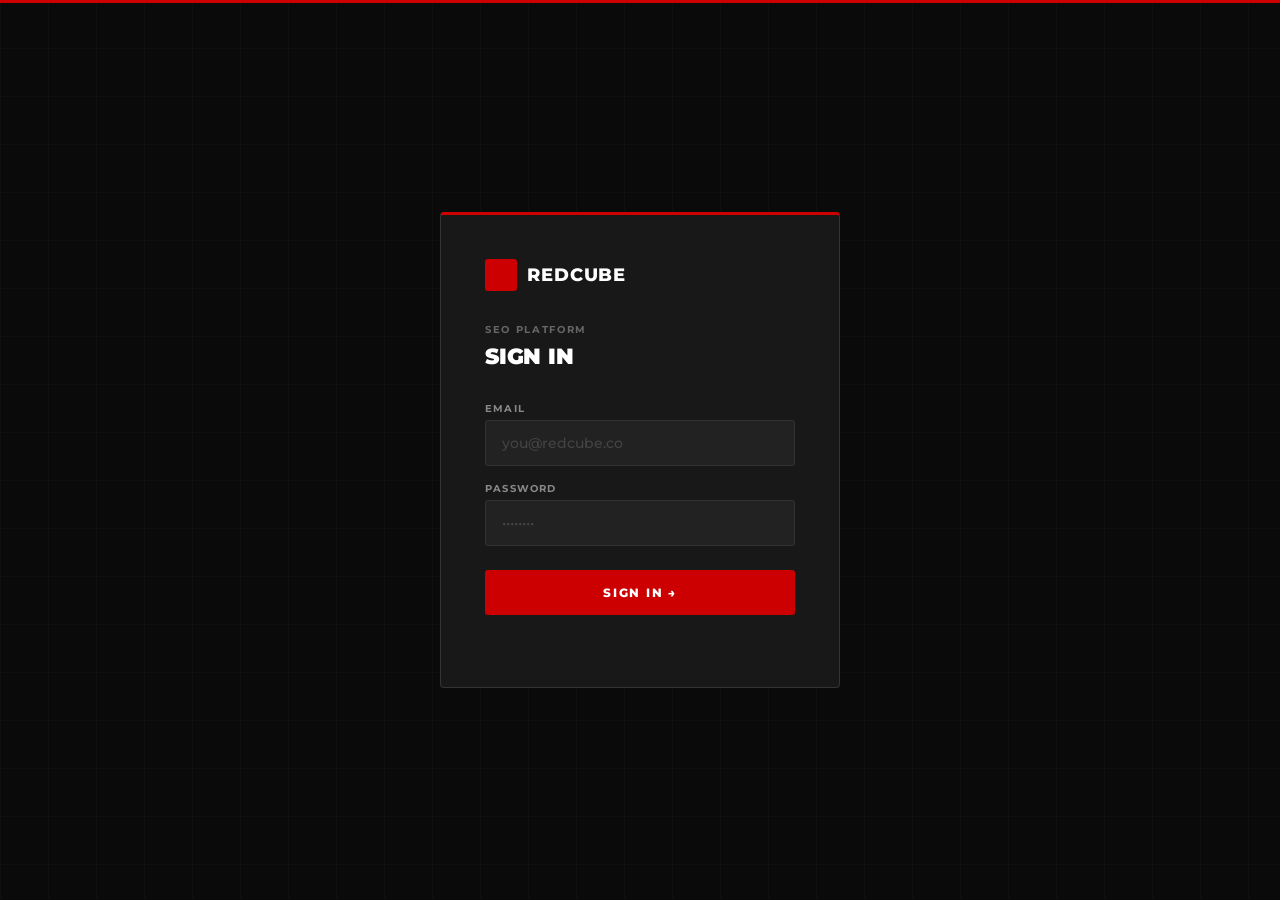
<file: dashboard.html>
<!DOCTYPE html>
<html lang="en">
<head>
<meta charset="UTF-8">
<meta name="viewport" content="width=device-width, initial-scale=1.0">
<title>RedCube SEO Platform</title>
<link rel="preconnect" href="https://fonts.googleapis.com">
<link href="https://fonts.googleapis.com/css2?family=Montserrat:wght@400;500;600;700;800;900&display=swap" rel="stylesheet">
<link rel="stylesheet" href="/dashboard.css">
<script>window.API_BASE = 'https://redcube-seo-backend-production.up.railway.app';</script>
</head>
<body>

<!-- ═══════════ LOGIN ═══════════ -->
<div id="screen-login" class="screen active">
  <div class="login-box">
    <div class="login-logo">
      <div class="login-cube"></div>
      <div class="login-brand">RedCube</div>
    </div>
    <div class="login-title">SEO Platform</div>
    <div class="login-heading">Sign In</div>
    <div class="login-field">
      <label>Email</label>
      <input type="email" id="login-email" placeholder="you@redcube.co" autocomplete="email">
    </div>
    <div class="login-field">
      <label>Password</label>
      <input type="password" id="login-pass" placeholder="••••••••" autocomplete="current-password" onkeydown="if(event.key==='Enter')doLogin()">
    </div>
    <button class="btn-login" onclick="doLogin()">Sign In →</button>
    <div class="login-error" id="login-error"></div>
  </div>
</div>

<!-- ═══════════ APP ═══════════ -->
<div id="screen-app" class="screen">

  <!-- SIDEBAR -->
  <div class="sidebar">
    <div class="sb-header">
      <div class="sb-logo">
        <div class="sb-cube"></div>
        <div class="sb-brand">RedCube</div>
      </div>
      <div class="sb-tagline">SEO Platform</div>
    </div>
    <nav class="sb-nav">
      <div class="sb-section">Main</div>
      <div class="sb-item active" data-panel="overview" onclick="navTo('overview')"><span class="sb-item-icon">▦</span>Overview</div>
      <div class="sb-item" data-panel="sites" onclick="navTo('sites')"><span class="sb-item-icon">◈</span>Sites</div>
      <div class="sb-section">Tools</div>
      <div class="sb-item" data-panel="keywords" onclick="navTo('keywords')"><span class="sb-item-icon">◎</span>Keywords</div>
      <div class="sb-item" data-panel="content" onclick="navTo('content')"><span class="sb-item-icon">◻</span>Content</div>
      <div class="sb-item" data-panel="reports" onclick="navTo('reports')"><span class="sb-item-icon">◈</span>Reports</div>
      <div class="sb-section">Settings</div>
      <div class="sb-item" data-panel="leads" onclick="navTo('leads')"><span class="sb-item-icon">◎</span>Leads</div>
      <div class="sb-item" data-panel="team" onclick="navTo('team')"><span class="sb-item-icon">◉</span>Team</div>
    </nav>
    <div class="sb-footer">
      <div class="sb-user" id="sb-user-label">—</div>
      <button class="sb-logout" onclick="doLogout()">Sign Out</button>
    </div>
  </div>

  <!-- MAIN -->
  <div class="main">
    <div class="topbar">
      <div class="topbar-title" id="topbar-title">Overview</div>
      <div class="topbar-right" id="topbar-actions"></div>
    </div>

    <div class="content">

      <!-- OVERVIEW PANEL -->
      <div class="panel active" id="panel-overview">
        <div class="stats-row" id="stats-row">
          <div class="stat-card"><div class="stat-label">Managed Sites</div><div class="stat-val" id="stat-sites">—</div><div class="stat-sub">Active</div></div>
          <div class="stat-card"><div class="stat-label">Avg SEO Score</div><div class="stat-val" id="stat-score">—</div><div class="stat-sub">Across all sites</div></div>
          <div class="stat-card"><div class="stat-label">Open Tasks</div><div class="stat-val" id="stat-tasks">—</div><div class="stat-sub">Checklist items</div></div>
          <div class="stat-card"><div class="stat-label">Keywords Tracked</div><div class="stat-val" id="stat-kw">—</div><div class="stat-sub">Total</div></div>
          <div class="stat-card"><div class="stat-label">Content Drafts</div><div class="stat-val" id="stat-drafts">—</div><div class="stat-sub">In progress</div></div>
        </div>
        <div class="section-header">
          <div class="section-title">All Managed Sites</div>
          <button class="btn-primary" onclick="openAddSite()">+ Add Site</button>
        </div>
        <div style="background:var(--b1);border:1px solid var(--b3);border-radius:3px;overflow:hidden">
          <table class="sites-table"><thead><tr>
            <th>Site</th><th>Platform</th><th>Grade</th><th>Pages</th><th>Open Tasks</th><th>Last Audit</th><th>Actions</th>
          </tr></thead>
          <tbody id="overview-sites-tbody"></tbody></table>
        </div>
      </div>

      <!-- SITES PANEL -->
      <div class="panel" id="panel-sites">
        <div id="sites-list-view">
          <div class="section-header">
            <div class="section-title">Managed Sites</div>
            <button class="btn-primary" onclick="openAddSite()">+ Add Site</button>
          </div>
          <div style="background:var(--b1);border:1px solid var(--b3);border-radius:3px;overflow:hidden">
            <table class="sites-table"><thead><tr>
              <th>Site</th><th>Platform</th><th>Grade</th><th>Pages Crawled</th><th>Last Audit</th><th>Actions</th>
            </tr></thead>
            <tbody id="sites-tbody"></tbody></table>
          </div>
        </div>

        <!-- SITE DETAIL VIEW -->
        <div id="site-detail-view" style="display:none">
          <div style="margin-bottom:1rem">
            <button class="btn-secondary" onclick="showSitesList()">← Back to Sites</button>
          </div>
          <div class="site-detail-header">
            <div class="sdh-left">
              <h2 id="sdh-name">—</h2>
              <p id="sdh-url">—</p>
              <div class="sdh-meta">
                <div class="sdh-meta-item">Platform<span id="sdh-platform">—</span></div>
                <div class="sdh-meta-item">Pages Crawled<span id="sdh-pages">—</span></div>
                <div class="sdh-meta-item">Last Audit<span id="sdh-last-audit">—</span></div>
                <div class="sdh-meta-item">Status<span id="sdh-status">—</span></div>
                <div class="sdh-meta-item">GSC<span id="sdh-gsc-status" style="color:var(--g2)">Not connected</span></div>
                <div class="sdh-meta-item">Max Pages
                  <span style="display:flex;align-items:center;gap:.4rem;margin-top:2px">
                    <input type="number" id="sdh-max-pages" min="10" max="500" value="100"
                      style="width:64px;background:var(--b3);border:1px solid var(--b4);border-radius:2px;padding:.2rem .4rem;font-family:'Montserrat',sans-serif;font-size:.72rem;font-weight:700;color:var(--white);outline:none"
                      onchange="saveMaxPages(this.value)">
                  </span>
                </div>
              </div>
            </div>
            <div class="sdh-grade">
              <div class="sdh-grade-letter" id="sdh-grade">—</div>
              <div class="sdh-grade-score" id="sdh-grade-score">— / 100</div>
            </div>
            <div style="display:flex;flex-direction:column;gap:.5rem">
              <button class="btn-primary" id="btn-run-audit" onclick="runFullAudit()">▶ Run Audit</button>
              <button class="btn-secondary" onclick="generateClientReport()">↗ Client Report</button>
              <button class="btn-secondary" id="btn-gsc-connect" onclick="connectGSC()">⚡ Connect GSC</button>
              <button class="btn-secondary" id="btn-gsc-sync" onclick="syncGSC()" style="display:none">↻ Sync GSC</button>
            </div>
          </div>

          <!-- CRAWL PROGRESS (hidden until audit runs) -->
          <div id="audit-progress-wrap" style="display:none;background:var(--b1);border:1px solid var(--b3);border-radius:3px;padding:1.25rem;margin-bottom:1.5rem">
            <div class="crawl-progress-label">Crawling site...</div>
            <div class="crawl-bar"><div class="crawl-fill" id="crawl-fill"></div></div>
            <div class="crawl-msg" id="crawl-msg">Starting...</div>
          </div>

          <div class="tabs">
            <div class="tab active" data-tab="pages" onclick="switchTab('pages')">Pages</div>
            <div class="tab" data-tab="checklist" onclick="switchTab('checklist')">Checklist</div>
            <div class="tab" data-tab="keywords-site" onclick="switchTab('keywords-site')">Keywords</div>
            <div class="tab" data-tab="content-site" onclick="switchTab('content-site')">Content</div>
          </div>

          <div class="tab-panel active" id="tab-pages">

            <!-- Pages list view -->
            <div id="pages-list-view">
              <div style="display:flex;align-items:center;gap:.75rem;margin-bottom:1rem;flex-wrap:wrap">
                <select class="filter-select" id="page-type-filter" onchange="filterPages()">
                  <option value="">All Types</option>
                  <option value="page">Pages</option>
                  <option value="post">Blog Posts</option>
                  <option value="landing">Landing Pages</option>
                </select>
                <select class="filter-select" id="page-score-filter" onchange="filterPages()">
                  <option value="">All Scores</option>
                  <option value="poor">Needs Work (&lt;60)</option>
                  <option value="ok">Okay (60–79)</option>
                  <option value="good">Good (80+)</option>
                </select>
              </div>
              <div class="pages-list" id="pages-list"></div>
            </div>

            <!-- Page detail view -->
            <div id="page-detail-view" style="display:none">
              <div style="margin-bottom:1rem">
                <button class="btn-secondary" onclick="closePageDetail()">← Back to Pages</button>
              </div>
              <div class="page-detail active" id="page-detail-card">

                <div class="pd-header">
                  <div style="flex:1;min-width:0">
                    <div class="pd-url" id="pd-url">—</div>
                    <div class="pd-title" id="pd-title">—</div>
                    <div style="display:flex;gap:.5rem;margin-top:.6rem;flex-wrap:wrap" id="pd-badges"></div>
                  </div>
                  <div>
                    <div class="pd-score-big" id="pd-score">—</div>
                    <div class="pd-score-label">SEO Score</div>
                  </div>
                </div>

                <div class="pd-body">

                  <!-- Metrics grid -->
                  <div class="pd-section-title">Page Metrics</div>
                  <div class="pd-grid" id="pd-metrics-grid"></div>

                  <!-- Issues -->
                  <div class="pd-section-title" id="pd-issues-title">Issues Found</div>
                  <div class="pd-issues" id="pd-issues-list"></div>

                  <!-- Checklist items for this page -->
                  <div class="pd-section-title" id="pd-checklist-title">Checklist Items for This Page</div>
                  <div class="pd-checklist" id="pd-checklist-list"></div>

                  <!-- Core Web Vitals / PageSpeed -->
                  <div style="display:flex;align-items:center;justify-content:space-between;margin-top:1.5rem">
                    <div></div>
                    <button class="btn-secondary" id="btn-refresh-psi" onclick="refreshPageSpeed()">↻ Refresh PageSpeed</button>
                  </div>
                  <div id="pd-psi"></div>

                </div>
              </div>
            </div>

          </div>

          <div class="tab-panel" id="tab-checklist">
            <div style="display:flex;align-items:center;justify-content:space-between;margin-bottom:1rem;flex-wrap:wrap;gap:.5rem">
              <div style="font-size:.65rem;font-weight:700;letter-spacing:.1em;text-transform:uppercase;color:var(--g3)" id="checklist-progress-label">— items remaining</div>
              <div style="display:flex;gap:.5rem;flex-wrap:wrap">
                <button class="btn-secondary" onclick="clearCompletedTasks()" style="color:var(--crimson);border-color:var(--crimson)">✕ Clear Completed</button>
                <select class="filter-select" id="checklist-filter" onchange="filterChecklist()">
                  <option value="">All Items</option>
                  <option value="pending">Pending Only</option>
                  <option value="done">Completed</option>
                  <option value="high">High Priority</option>
                  <option value="ignored">Ignored</option>
                </select>
              </div>
            </div>
            <div class="checklist" id="checklist-container"></div>
          </div>

          <div class="tab-panel" id="tab-keywords-site">
            <div class="kw-add-row">
              <input class="kw-input" id="kw-input-new" placeholder="keyword one, keyword two, keyword three..." onkeydown="if(event.key==='Enter')addKeyword()">
              <select class="filter-select" id="kw-group-assign" style="min-width:160px">
                <option value="">No group</option>
              </select>
              <select class="filter-select" id="kw-page-assign" style="min-width:220px">
                <option value="">Assign to page (optional)</option>
              </select>
              <button class="btn-primary" onclick="addKeyword()">+ Add</button>
            </div>
            <div style="display:flex;align-items:center;gap:.75rem;margin-bottom:1.5rem;flex-wrap:wrap">
              <input class="kw-input" id="kw-new-group-name" placeholder="New group name..." style="max-width:220px">
              <button class="btn-secondary" onclick="addKeywordGroup()">+ Create Group</button>
              <div id="kw-groups-list" style="display:flex;gap:.5rem;flex-wrap:wrap"></div>
            </div>
            <div style="background:var(--b1);border:1px solid var(--b3);border-radius:3px;overflow:hidden">
              <table class="keyword-table"><thead><tr>
                <th>Keyword</th><th>Page</th><th>Position</th><th>Change</th><th>Volume</th><th>Difficulty</th><th>Actions</th>
              </tr></thead>
              <tbody id="keywords-tbody"></tbody>
            </table></div>
          </div>

          <div class="tab-panel" id="tab-content-site">
            <div style="margin-bottom:1rem;display:flex;gap:.75rem">
              <button class="btn-primary" onclick="newContent('post')">+ Blog Post</button>
              <button class="btn-primary" onclick="newContent('landing')">+ Landing Page</button>
            </div>
            <div class="content-grid" id="site-content-grid"></div>
          </div>
        </div>
      </div>

      <!-- KEYWORDS PANEL -->
      <div class="panel" id="panel-keywords">
        <div class="section-header">
          <div class="section-title">Keyword Tracking</div>
          <div style="display:flex;gap:.5rem">
            <select class="filter-select" id="kw-site-filter" onchange="loadKeywordsPanel()">
              <option value="">All Sites</option>
            </select>
          </div>
        </div>
        <div style="background:var(--b1);border:1px solid var(--b3);border-radius:3px;overflow:hidden">
          <table class="keyword-table"><thead><tr>
            <th>Keyword</th><th>Site</th><th>Page</th><th>Position</th><th>Change</th><th>Last Updated</th>
          </tr></thead>
          <tbody id="all-keywords-tbody"></tbody>
        </table></div>
      </div>

      <!-- CONTENT PANEL -->
      <div class="panel" id="panel-content">
        <div id="content-list-view">
          <div class="section-header">
            <div class="section-title">Content</div>
            <div style="display:flex;gap:.5rem">
              <select class="filter-select" id="content-site-filter" onchange="loadContentPanel()">
                <option value="">All Sites</option>
              </select>
              <button class="btn-primary" onclick="newContent('post')">+ Blog Post</button>
              <button class="btn-primary" onclick="newContent('landing')">+ Landing Page</button>
            </div>
          </div>
          <div class="content-grid" id="all-content-grid"></div>
        </div>

        <!-- CONTENT EDITOR -->
        <div id="content-editor-view" style="display:none">
          <div style="margin-bottom:1rem;display:flex;align-items:center;justify-content:space-between">
            <button class="btn-secondary" onclick="closeEditor()">← Back to Content</button>
            <div style="display:flex;gap:.5rem">
              <button class="btn-secondary" onclick="saveContent('draft')">Save Draft</button>
              <button class="btn-primary" onclick="saveContent('review')">Mark for Review →</button>
            </div>
          </div>
          <div class="editor-wrap">
            <div class="editor-toolbar">
              <span style="font-size:.6rem;font-weight:700;letter-spacing:.1em;text-transform:uppercase;color:var(--g3)">Type:</span>
              <select class="filter-select" id="editor-type">
                <option value="post">Blog Post</option>
                <option value="landing">Landing Page</option>
              </select>
              <span style="font-size:.6rem;font-weight:700;letter-spacing:.1em;text-transform:uppercase;color:var(--g3);margin-left:.5rem">Site:</span>
              <select class="filter-select" id="editor-site"></select>
              <span style="font-size:.6rem;font-weight:700;letter-spacing:.1em;text-transform:uppercase;color:var(--g3);margin-left:.5rem">Status:</span>
              <select class="filter-select" id="editor-status">
                <option value="draft">Draft</option>
                <option value="review">In Review</option>
                <option value="published">Published</option>
              </select>
            </div>
            <div class="editor-field">
              <label>Title / H1</label>
              <input class="editor-input" id="editor-title" placeholder="Enter post or page title..." oninput="scoreContent()">
              <label>Target Keyword</label>
              <input class="editor-input" id="editor-keyword" placeholder="Primary keyword this content targets..." oninput="scoreContent()">
              <label>Meta Description</label>
              <input class="editor-input" id="editor-meta" placeholder="150–160 character summary for search results..." oninput="scoreContent()">
              <label>Content</label>
              <textarea class="editor-textarea" id="editor-body" placeholder="Write your content here. Use ## for H2 headings, ### for H3..." oninput="scoreContent()"></textarea>
            </div>
            <div class="editor-seo">
              <div>
                <div style="font-size:.6rem;font-weight:700;letter-spacing:.12em;text-transform:uppercase;color:var(--g3);margin-bottom:.75rem">SEO Score</div>
                <div id="seo-checks"></div>
              </div>
              <div>
                <div style="font-size:.6rem;font-weight:700;letter-spacing:.12em;text-transform:uppercase;color:var(--g3);margin-bottom:.75rem">Readability</div>
                <div id="readability-checks"></div>
              </div>
            </div>
          </div>
          <input type="hidden" id="editor-draft-id" value="">
        </div>
      </div>

      <!-- REPORTS PANEL -->
      <div class="panel" id="panel-reports">
        <div class="section-header">
          <div class="section-title">Client Reports</div>
          <select class="filter-select" id="report-site-filter" onchange="loadReports()">
            <option value="">All Sites</option>
          </select>
        </div>
        <div id="reports-container"></div>
      </div>

      <!-- LEADS PANEL -->
      <div class="panel" id="panel-leads">
        <div class="section-title">Leads</div>
        <div id="leads-container"></div>
      </div>

      <!-- TEAM PANEL -->
      <div class="panel" id="panel-team">
        <div class="section-header">
          <div class="section-title">Team Members</div>
          <button class="btn-primary" onclick="openInviteModal()">+ Invite Member</button>
        </div>
        <div style="background:var(--b1);border:1px solid var(--b3);border-radius:3px;overflow:hidden">
          <table class="sites-table"><thead><tr>
            <th>Name</th><th>Email</th><th>Role</th><th>Last Login</th><th>Actions</th>
          </tr></thead>
          <tbody id="team-tbody"></tbody>
        </table></div>
      </div>

    </div><!-- /content -->
  </div><!-- /main -->
</div><!-- /screen-app -->

<!-- ADD SITE MODAL -->
<div class="modal-overlay hidden" id="modal-add-site">
  <div class="modal">
    <div class="modal-title">Add New Site</div>
    <div class="modal-sub">Add a client site to start managing their SEO.</div>
    <div class="modal-field"><label>Client / Site Name</label><input id="ms-name" placeholder="Acme Roofing"></div>
    <div class="modal-field"><label>Website URL</label><input id="ms-url" placeholder="https://acmeroofing.com"></div>
    <div class="modal-field"><label>Platform</label>
      <select id="ms-platform">
        <option value="">Select platform...</option>
        <option>WordPress</option><option>Webflow</option><option>Squarespace</option>
        <option>Wix</option><option>Shopify</option><option>Framer</option>
        <option>Custom / HTML</option><option>Other</option>
      </select>
    </div>
    <div class="modal-field"><label>Client Contact Email (optional)</label><input id="ms-email" placeholder="client@acmeroofing.com"></div>
    <div class="modal-field"><label>Notes (optional)</label><input id="ms-notes" placeholder="Industry, target location, goals..."></div>
    <div class="modal-actions">
      <button class="btn-secondary" onclick="closeModal('modal-add-site')">Cancel</button>
      <button class="btn-primary" onclick="addSite()">Add Site →</button>
    </div>
  </div>
</div>

<!-- INVITE TEAM MODAL -->
<div class="modal-overlay hidden" id="modal-invite">
  <div class="modal">
    <div class="modal-title">Invite Team Member</div>
    <div class="modal-sub">They'll receive an email to set their password.</div>
    <div class="modal-field"><label>Name</label><input id="invite-name" placeholder="Jane Smith"></div>
    <div class="modal-field"><label>Email</label><input id="invite-email" placeholder="jane@redcube.co"></div>
    <div class="modal-field"><label>Role</label>
      <select id="invite-role">
        <option value="admin">Admin (full access)</option>
        <option value="editor">Editor (content + checklists)</option>
        <option value="viewer">Viewer (read-only)</option>
      </select>
    </div>
    <div class="modal-actions">
      <button class="btn-secondary" onclick="closeModal('modal-invite')">Cancel</button>
      <button class="btn-primary" onclick="inviteMember()">Send Invite →</button>
    </div>
  </div>
</div>

<div class="toast" id="toast"></div>


<!-- Entry point — imports all modules and boots the app -->
<script type="module">
  import { boot, doLogin, doLogout } from '/js/auth.js';
  import '/js/sites.js';
  import '/js/pages.js';
  import '/js/checklist.js';
  import '/js/keywords.js';
  import '/js/gsc.js';
  import '/js/content.js';
  import '/js/reports.js';
  import '/js/team.js';
  import '/js/leads.js';

  // Expose auth functions for inline onclick handlers in HTML
  window.doLogin  = doLogin;
  window.doLogout = doLogout;

  // Boot the app
  boot();
</script>
</html>
</file>
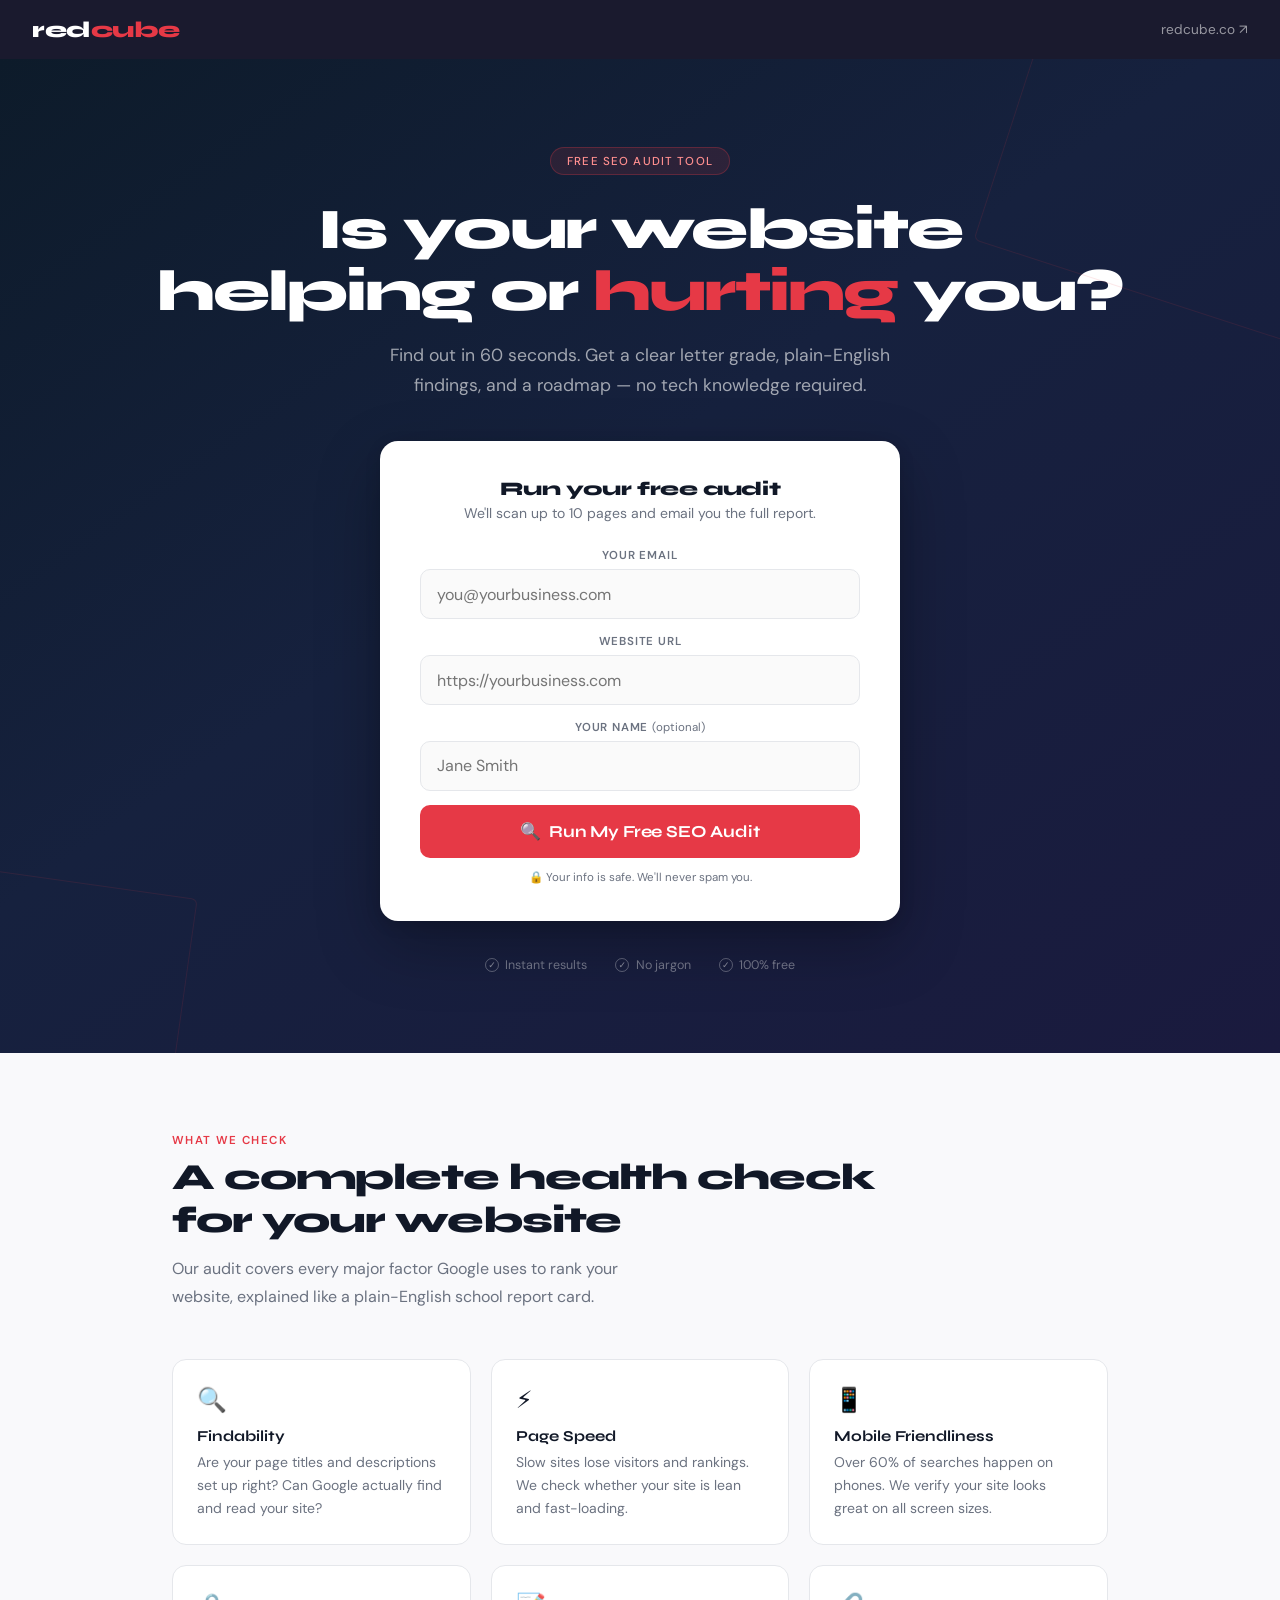
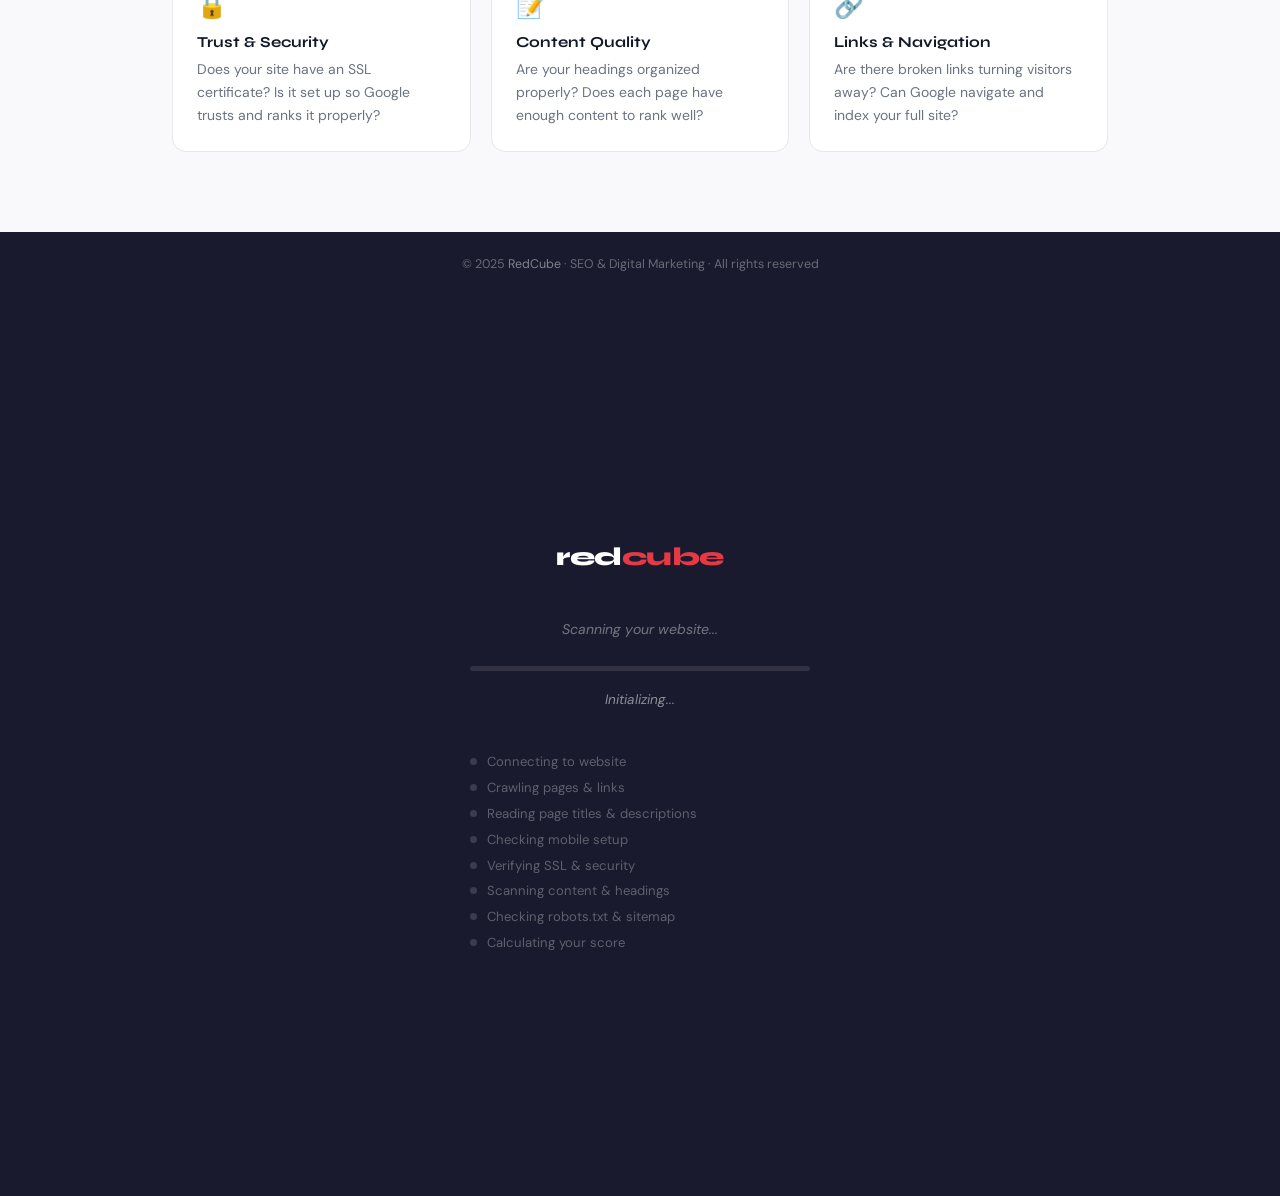
<file: seo-audit-app.html>
<!DOCTYPE html>
<html lang="en">
<head>
<meta charset="UTF-8">
<meta name="viewport" content="width=device-width, initial-scale=1.0">
<title>Free SEO Audit — RedCube</title>
<meta name="description" content="Get a free, plain-English SEO audit of your website in under 60 seconds. No jargon — just a clear grade and exactly what to fix.">
<link rel="preconnect" href="https://fonts.googleapis.com">
<link href="https://fonts.googleapis.com/css2?family=DM+Sans:ital,opsz,wght@0,9..40,300;0,9..40,400;0,9..40,500;0,9..40,600;1,9..40,400&family=Syne:wght@700;800&display=swap" rel="stylesheet">

<!-- IMPORTANT: Replace this with your Railway/Render backend URL before deploying -->
<script>
  window.API_BASE = 'https://redcube-seo-backend-production.up.railway.app';
</script>

<style>
/* ══════════════════════════════════════
   TOKENS
══════════════════════════════════════ */
:root {
  --red:        #E63946;
  --red-dark:   #c1121f;
  --cube:       #1a1a2e;
  --cube-mid:   #16213e;
  --text:       #111827;
  --muted:      #6b7280;
  --border:     #e5e7eb;
  --surface:    #f9f9fb;
  --white:      #ffffff;
  --green:      #16a34a;
  --amber:      #d97706;
  --orange:     #ea580c;
  --crimson:    #dc2626;
}

* { box-sizing: border-box; margin: 0; padding: 0; }

body {
  font-family: 'DM Sans', system-ui, sans-serif;
  background: var(--surface);
  color: var(--text);
  min-height: 100vh;
  -webkit-font-smoothing: antialiased;
}

/* ══════════════════════════════════════
   SHARED NAV
══════════════════════════════════════ */
.nav {
  background: var(--cube);
  padding: 1rem 2rem;
  display: flex;
  align-items: center;
  justify-content: space-between;
}
.logo {
  font-family: 'Syne', sans-serif;
  font-weight: 800;
  font-size: 1.4rem;
  color: var(--white);
  letter-spacing: -0.02em;
  text-decoration: none;
}
.logo span { color: var(--red); }
.nav-link {
  color: rgba(255,255,255,0.55);
  font-size: 0.85rem;
  text-decoration: none;
  transition: color .2s;
}
.nav-link:hover { color: rgba(255,255,255,0.85); }

/* ══════════════════════════════════════
   SCREEN MANAGEMENT
══════════════════════════════════════ */
.screen { display: none; }
.screen.active { display: block; }

/* ══════════════════════════════════════
   LANDING — HERO
══════════════════════════════════════ */
.hero {
  background: linear-gradient(145deg, #0d1b2a 0%, var(--cube-mid) 45%, #1a1a3e 100%);
  padding: 5.5rem 2rem 5rem;
  text-align: center;
  position: relative;
  overflow: hidden;
}
.hero::before, .hero::after {
  content: '';
  position: absolute;
  border: 1.5px solid rgba(230,57,70,.12);
  border-radius: 6px;
}
.hero::before { width: 340px; height: 340px; top: -100px; right: -80px; transform: rotate(18deg); }
.hero::after  { width: 240px; height: 240px; bottom: -70px; left: -60px; transform: rotate(8deg); }

.hero-badge {
  display: inline-block;
  background: rgba(230,57,70,.12);
  border: 1px solid rgba(230,57,70,.28);
  color: #ff8f8f;
  font-size: .72rem;
  font-weight: 500;
  letter-spacing: .1em;
  text-transform: uppercase;
  padding: .35rem 1rem;
  border-radius: 100px;
  margin-bottom: 1.5rem;
}
.hero h1 {
  font-family: 'Syne', sans-serif;
  font-weight: 800;
  font-size: clamp(2.1rem, 5.5vw, 3.6rem);
  color: var(--white);
  line-height: 1.08;
  letter-spacing: -.035em;
  margin-bottom: 1.1rem;
}
.hero h1 em { font-style: normal; color: var(--red); }
.hero-sub {
  color: rgba(255,255,255,.6);
  font-size: 1.1rem;
  max-width: 500px;
  margin: 0 auto 2.5rem;
  line-height: 1.7;
}

/* ══════════════════════════════════════
   FORM CARD
══════════════════════════════════════ */
.form-card {
  background: var(--white);
  border-radius: 18px;
  padding: 2.25rem 2.5rem;
  max-width: 520px;
  margin: 0 auto;
  box-shadow: 0 24px 64px rgba(0,0,0,.28), 0 4px 16px rgba(0,0,0,.12);
  position: relative;
  z-index: 1;
}
.form-card-title {
  font-family: 'Syne', sans-serif;
  font-size: 1.2rem;
  font-weight: 800;
  margin-bottom: .25rem;
  letter-spacing: -.02em;
}
.form-card-sub { font-size: .875rem; color: var(--muted); margin-bottom: 1.6rem; }

.field { margin-bottom: .9rem; }
label {
  display: block;
  font-size: .72rem;
  font-weight: 600;
  color: var(--muted);
  text-transform: uppercase;
  letter-spacing: .07em;
  margin-bottom: .4rem;
}
input[type="email"], input[type="text"], input[type="url"] {
  width: 100%;
  padding: .85rem 1rem;
  border: 1.5px solid var(--border);
  border-radius: 10px;
  font-family: 'DM Sans', sans-serif;
  font-size: 1rem;
  color: var(--text);
  background: #fafafa;
  transition: border-color .2s, background .2s;
}
input:focus { outline: none; border-color: var(--red); background: var(--white); }

.btn-primary {
  width: 100%;
  padding: 1rem;
  background: var(--red);
  color: var(--white);
  border: none;
  border-radius: 10px;
  font-family: 'Syne', sans-serif;
  font-size: 1.05rem;
  font-weight: 700;
  cursor: pointer;
  letter-spacing: -.01em;
  margin-top: .4rem;
  transition: background .2s, transform .1s;
  display: flex;
  align-items: center;
  justify-content: center;
  gap: .5rem;
}
.btn-primary:hover { background: var(--red-dark); }
.btn-primary:active { transform: scale(.985); }
.btn-primary:disabled { opacity: .55; cursor: not-allowed; transform: none; }
.form-note { text-align: center; font-size: .72rem; color: var(--muted); margin-top: .75rem; }

/* trust pills */
.trust-row {
  display: flex;
  justify-content: center;
  gap: 1.75rem;
  flex-wrap: wrap;
  padding: 2.25rem 1rem 0;
}
.trust-pill {
  display: flex;
  align-items: center;
  gap: .4rem;
  font-size: .78rem;
  color: rgba(255,255,255,.4);
}
.check-icon {
  width: 14px; height: 14px;
  border: 1.5px solid rgba(255,255,255,.3);
  border-radius: 50%;
  display: flex; align-items: center; justify-content: center;
  flex-shrink: 0;
  font-size: 9px; color: rgba(255,255,255,.5);
}

/* ══════════════════════════════════════
   WHAT WE CHECK SECTION
══════════════════════════════════════ */
.section { padding: 5rem 2rem; max-width: 1000px; margin: 0 auto; }
.section-eyebrow {
  font-size: .72rem;
  font-weight: 600;
  letter-spacing: .12em;
  text-transform: uppercase;
  color: var(--red);
  margin-bottom: .5rem;
}
.section-title {
  font-family: 'Syne', sans-serif;
  font-size: clamp(1.7rem, 3vw, 2.3rem);
  font-weight: 800;
  letter-spacing: -.03em;
  margin-bottom: .85rem;
  line-height: 1.15;
}
.section-desc { color: var(--muted); font-size: 1rem; max-width: 500px; line-height: 1.75; margin-bottom: 3rem; }

.check-grid {
  display: grid;
  grid-template-columns: repeat(auto-fit, minmax(260px, 1fr));
  gap: 1.25rem;
}
.check-card {
  background: var(--white);
  border: 1.5px solid var(--border);
  border-radius: 14px;
  padding: 1.5rem;
  transition: border-color .2s, box-shadow .2s;
}
.check-card:hover {
  border-color: rgba(230,57,70,.35);
  box-shadow: 0 4px 24px rgba(230,57,70,.07);
}
.check-card-icon { font-size: 1.5rem; margin-bottom: .75rem; }
.check-card h3 { font-family: 'Syne', sans-serif; font-size: .95rem; font-weight: 700; margin-bottom: .4rem; }
.check-card p { font-size: .875rem; color: var(--muted); line-height: 1.65; }

/* footer */
.footer {
  background: var(--cube);
  color: rgba(255,255,255,.35);
  text-align: center;
  padding: 1.5rem;
  font-size: .78rem;
}
.footer a { color: rgba(255,255,255,.45); text-decoration: none; }

/* ══════════════════════════════════════
   LOADING SCREEN
══════════════════════════════════════ */
#screen-loading {
  min-height: 100vh;
  background: var(--cube);
  display: flex;
  flex-direction: column;
  align-items: center;
  justify-content: center;
  text-align: center;
  padding: 3rem 2rem;
}
.loading-logo {
  font-family: 'Syne', sans-serif;
  font-weight: 800;
  font-size: 1.6rem;
  color: var(--white);
  margin-bottom: 3rem;
  letter-spacing: -.02em;
}
.loading-logo span { color: var(--red); }
.loading-scanning-url {
  font-size: .875rem;
  color: rgba(255,255,255,.4);
  margin-bottom: 1.75rem;
  font-style: italic;
  max-width: 400px;
}
.progress-track {
  width: 340px;
  max-width: 85vw;
  height: 5px;
  background: rgba(255,255,255,.1);
  border-radius: 100px;
  overflow: hidden;
  margin-bottom: 1.25rem;
}
.progress-fill {
  height: 100%;
  background: var(--red);
  border-radius: 100px;
  width: 0%;
  transition: width .5s cubic-bezier(.4,0,.2,1);
}
.loading-step {
  font-size: .85rem;
  color: rgba(255,255,255,.5);
  min-height: 1.4rem;
  font-style: italic;
  margin-bottom: 2.5rem;
}
.loading-checks {
  display: flex;
  flex-direction: column;
  gap: .55rem;
  width: 340px;
  max-width: 85vw;
  text-align: left;
}
.lcheck {
  display: flex;
  align-items: center;
  gap: .65rem;
  font-size: .82rem;
  color: rgba(255,255,255,.3);
  transition: color .4s;
}
.lcheck.done { color: rgba(255,255,255,.8); }
.lcheck-dot {
  width: 7px; height: 7px;
  border-radius: 50%;
  background: rgba(255,255,255,.15);
  flex-shrink: 0;
  transition: background .4s;
}
.lcheck.done .lcheck-dot { background: var(--red); }

/* ══════════════════════════════════════
   RESULTS SCREEN
══════════════════════════════════════ */
.results-hero {
  background: linear-gradient(145deg, #0d1b2a 0%, var(--cube-mid) 60%, #1a1a3e 100%);
  padding: 3.5rem 2rem 4.5rem;
  text-align: center;
}
.results-domain-label {
  font-size: .75rem;
  font-weight: 500;
  color: rgba(255,255,255,.4);
  text-transform: uppercase;
  letter-spacing: .1em;
  margin-bottom: 1.5rem;
}
.grade-card {
  display: inline-flex;
  flex-direction: column;
  align-items: center;
  background: rgba(255,255,255,.05);
  border: 2px solid rgba(255,255,255,.1);
  border-radius: 20px;
  padding: 2rem 3.5rem;
  margin-bottom: 1.5rem;
}
.grade-letter {
  font-family: 'Syne', sans-serif;
  font-weight: 800;
  font-size: 5.5rem;
  line-height: 1;
  margin-bottom: .25rem;
}
.grade-pts {
  font-size: 1rem;
  color: rgba(255,255,255,.5);
}
.grade-pages-scanned {
  font-size: .8rem;
  color: rgba(255,255,255,.35);
  margin-top: .35rem;
}
.results-summary {
  color: rgba(255,255,255,.6);
  max-width: 480px;
  margin: 0 auto;
  font-size: 1rem;
  line-height: 1.75;
}

.results-body {
  max-width: 820px;
  margin: 0 auto;
  padding: 2.5rem 1.5rem 5rem;
}
.results-section-title {
  font-family: 'Syne', sans-serif;
  font-size: 1rem;
  font-weight: 700;
  letter-spacing: -.01em;
  color: var(--muted);
  text-transform: uppercase;
  font-size: .72rem;
  letter-spacing: .1em;
  margin-bottom: 1.1rem;
}

.cat-card {
  background: var(--white);
  border: 1.5px solid var(--border);
  border-radius: 14px;
  padding: 1.5rem;
  margin-bottom: 1rem;
}
.cat-header {
  display: flex;
  align-items: center;
  justify-content: space-between;
  margin-bottom: 1.1rem;
}
.cat-left { display: flex; align-items: center; gap: .75rem; }
.cat-icon { font-size: 1.2rem; }
.cat-name { font-family: 'Syne', sans-serif; font-weight: 700; font-size: .95rem; }
.cat-badge {
  font-size: .65rem;
  font-weight: 600;
  text-transform: uppercase;
  letter-spacing: .06em;
  padding: .2rem .65rem;
  border-radius: 100px;
}
.badge-great    { background: #dcfce7; color: #15803d; }
.badge-good     { background: #d1fae5; color: #065f46; }
.badge-okay     { background: #fef3c7; color: #92400e; }
.badge-needs    { background: #ffedd5; color: #9a3412; }
.badge-poor     { background: #fee2e2; color: #991b1b; }

.cat-score-num {
  font-family: 'Syne', sans-serif;
  font-weight: 800;
  font-size: 1.2rem;
}
.bar-track {
  background: #f3f4f6;
  border-radius: 100px;
  height: 7px;
  overflow: hidden;
  margin-bottom: 1.25rem;
}
.bar-fill {
  height: 100%;
  border-radius: 100px;
  width: 0;
  transition: width 1.1s cubic-bezier(.4,0,.2,1);
}

.findings { list-style: none; }
.finding {
  display: flex;
  gap: .75rem;
  padding: .65rem 0;
  border-top: 1px solid #f3f4f6;
  font-size: .88rem;
  line-height: 1.6;
  align-items: flex-start;
  color: #374151;
}
.finding-ico { flex-shrink: 0; margin-top: .05rem; }

/* CTA Box */
.cta-box {
  background: linear-gradient(145deg, var(--cube) 0%, #1a1a3e 100%);
  border-radius: 18px;
  padding: 2.75rem;
  text-align: center;
  color: var(--white);
  margin-top: 2rem;
}
.cta-box h3 {
  font-family: 'Syne', sans-serif;
  font-size: 1.7rem;
  font-weight: 800;
  letter-spacing: -.025em;
  margin-bottom: .75rem;
  line-height: 1.2;
}
.cta-box h3 em { font-style: normal; color: var(--red); }
.cta-box p {
  color: rgba(255,255,255,.6);
  max-width: 420px;
  margin: 0 auto 2rem;
  font-size: .95rem;
  line-height: 1.75;
}
.btn-cta {
  display: inline-block;
  background: var(--red);
  color: var(--white);
  padding: 1rem 2.25rem;
  border-radius: 10px;
  font-family: 'Syne', sans-serif;
  font-weight: 700;
  font-size: 1rem;
  text-decoration: none;
  letter-spacing: -.01em;
  transition: background .2s, transform .1s;
}
.btn-cta:hover { background: var(--red-dark); }
.btn-cta:active { transform: scale(.98); }
.cta-footnote { color: rgba(255,255,255,.3); font-size: .72rem; margin-top: 1rem; }

/* pages list */
.pages-scanned-list {
  margin-top: 2rem;
  padding: 1.5rem;
  background: var(--white);
  border: 1.5px solid var(--border);
  border-radius: 14px;
}
.pages-scanned-list h4 {
  font-family: 'Syne', sans-serif;
  font-weight: 700;
  font-size: .85rem;
  color: var(--muted);
  text-transform: uppercase;
  letter-spacing: .08em;
  margin-bottom: .85rem;
}
.pages-scanned-list ul { list-style: none; }
.pages-scanned-list li {
  font-size: .8rem;
  color: var(--muted);
  padding: .35rem 0;
  border-top: 1px solid #f3f4f6;
  overflow: hidden;
  text-overflow: ellipsis;
  white-space: nowrap;
}
.pages-scanned-list li::before { content: '↳ '; color: var(--red); }

/* toast */
.toast {
  position: fixed;
  bottom: 2rem;
  right: 2rem;
  background: #111;
  color: #fff;
  padding: 1rem 1.5rem;
  border-radius: 12px;
  font-size: .9rem;
  max-width: 320px;
  line-height: 1.5;
  z-index: 999;
  opacity: 0;
  transform: translateY(8px);
  transition: opacity .3s, transform .3s;
  pointer-events: none;
}
.toast.show { opacity: 1; transform: translateY(0); }

/* ══════════════════════════════════════
   RESPONSIVE
══════════════════════════════════════ */
@media (max-width: 640px) {
  .hero { padding: 3.5rem 1.25rem 3rem; }
  .form-card { padding: 1.75rem 1.5rem; }
  .results-body { padding: 1.5rem 1rem 4rem; }
  .grade-card { padding: 1.5rem 2.25rem; }
  .grade-letter { font-size: 4.5rem; }
  .cta-box { padding: 2rem 1.5rem; }
  .cta-box h3 { font-size: 1.4rem; }
}
</style>
</head>
<body>

<!-- ═══════════════ LANDING ═══════════════ -->
<div id="screen-landing" class="screen active">
  <nav class="nav">
    <a href="/" class="logo">red<span>cube</span></a>
    <a class="nav-link" href="https://redcube.co" target="_blank">redcube.co ↗</a>
  </nav>

  <div class="hero">
    <div class="hero-badge">Free SEO Audit Tool</div>
    <h1>Is your website<br>helping or <em>hurting</em> you?</h1>
    <p class="hero-sub">Find out in 60 seconds. Get a clear letter grade, plain-English findings, and a roadmap — no tech knowledge required.</p>

    <div class="form-card">
      <div class="form-card-title">Run your free audit</div>
      <p class="form-card-sub">We'll scan up to 10 pages and email you the full report.</p>

      <div class="field">
        <label>Your Email</label>
        <input type="email" id="inp-email" placeholder="you@yourbusiness.com" autocomplete="email">
      </div>
      <div class="field">
        <label>Website URL</label>
        <input type="url" id="inp-url" placeholder="https://yourbusiness.com" autocomplete="url">
      </div>
      <div class="field">
        <label>Your Name <span style="font-weight:400;text-transform:none;letter-spacing:0">(optional)</span></label>
        <input type="text" id="inp-name" placeholder="Jane Smith" autocomplete="name">
      </div>

      <button class="btn-primary" id="btn-start" onclick="startAudit()">
        <span>🔍</span> Run My Free SEO Audit
      </button>
      <p class="form-note">🔒 Your info is safe. We'll never spam you.</p>
    </div>

    <div class="trust-row">
      <div class="trust-pill"><div class="check-icon">✓</div>Instant results</div>
      <div class="trust-pill"><div class="check-icon">✓</div>No jargon</div>
      <div class="trust-pill"><div class="check-icon">✓</div>100% free</div>
    </div>
  </div>

  <div class="section">
    <div class="section-eyebrow">What we check</div>
    <h2 class="section-title">A complete health check<br>for your website</h2>
    <p class="section-desc">Our audit covers every major factor Google uses to rank your website, explained like a plain-English school report card.</p>
    <div class="check-grid">
      <div class="check-card">
        <div class="check-card-icon">🔍</div>
        <h3>Findability</h3>
        <p>Are your page titles and descriptions set up right? Can Google actually find and read your site?</p>
      </div>
      <div class="check-card">
        <div class="check-card-icon">⚡</div>
        <h3>Page Speed</h3>
        <p>Slow sites lose visitors and rankings. We check whether your site is lean and fast-loading.</p>
      </div>
      <div class="check-card">
        <div class="check-card-icon">📱</div>
        <h3>Mobile Friendliness</h3>
        <p>Over 60% of searches happen on phones. We verify your site looks great on all screen sizes.</p>
      </div>
      <div class="check-card">
        <div class="check-card-icon">🔒</div>
        <h3>Trust & Security</h3>
        <p>Does your site have an SSL certificate? Is it set up so Google trusts and ranks it properly?</p>
      </div>
      <div class="check-card">
        <div class="check-card-icon">📝</div>
        <h3>Content Quality</h3>
        <p>Are your headings organized properly? Does each page have enough content to rank well?</p>
      </div>
      <div class="check-card">
        <div class="check-card-icon">🔗</div>
        <h3>Links & Navigation</h3>
        <p>Are there broken links turning visitors away? Can Google navigate and index your full site?</p>
      </div>
    </div>
  </div>

  <footer class="footer">
    <p>© 2025 <a href="https://redcube.co">RedCube</a> · SEO & Digital Marketing · All rights reserved</p>
  </footer>
</div>

<!-- ═══════════════ LOADING ═══════════════ -->
<div id="screen-loading" class="screen">
  <div id="loading-inner">
    <div class="loading-logo">red<span>cube</span></div>
    <div class="loading-scanning-url" id="loading-url-text">Scanning your website...</div>
    <div class="progress-track">
      <div class="progress-fill" id="progress-fill"></div>
    </div>
    <div class="loading-step" id="loading-step">Initializing...</div>
    <div class="loading-checks" id="loading-checks">
      <div class="lcheck" id="lchk-0"><div class="lcheck-dot"></div>Connecting to website</div>
      <div class="lcheck" id="lchk-1"><div class="lcheck-dot"></div>Crawling pages &amp; links</div>
      <div class="lcheck" id="lchk-2"><div class="lcheck-dot"></div>Reading page titles &amp; descriptions</div>
      <div class="lcheck" id="lchk-3"><div class="lcheck-dot"></div>Checking mobile setup</div>
      <div class="lcheck" id="lchk-4"><div class="lcheck-dot"></div>Verifying SSL &amp; security</div>
      <div class="lcheck" id="lchk-5"><div class="lcheck-dot"></div>Scanning content &amp; headings</div>
      <div class="lcheck" id="lchk-6"><div class="lcheck-dot"></div>Checking robots.txt &amp; sitemap</div>
      <div class="lcheck" id="lchk-7"><div class="lcheck-dot"></div>Calculating your score</div>
    </div>
  </div>
</div>

<!-- ═══════════════ RESULTS ═══════════════ -->
<div id="screen-results" class="screen">
  <nav class="nav">
    <a href="/" class="logo" onclick="resetToLanding(); return false;">red<span>cube</span></a>
    <a class="nav-link" href="https://redcube.co" target="_blank">redcube.co ↗</a>
  </nav>

  <div class="results-hero">
    <div class="results-domain-label" id="res-domain">SEO Audit Report</div>
    <div class="grade-card">
      <div class="grade-letter" id="res-grade">—</div>
      <div class="grade-pts" id="res-score">— / 100</div>
      <div class="grade-pages-scanned" id="res-pages"></div>
    </div>
    <p class="results-summary" id="res-summary"></p>
  </div>

  <div class="results-body">
    <div id="res-categories"></div>
    <div id="res-pages-list"></div>

    <div class="cta-box">
      <h3>Ready to turn your grade into an <em>A?</em></h3>
      <p>RedCube helps local businesses get found on Google and turn website visitors into real customers. Let's look at your results together — free, no pressure.</p>
      <a class="btn-cta" href="https://redcube.co/contact" target="_blank">Schedule a Free 15-Min Call →</a>
      <div class="cta-footnote">No commitment · Spots are limited</div>
    </div>
  </div>

  <footer class="footer">
    <p>Report generated by <a href="https://redcube.co">RedCube</a> · © 2025 All rights reserved</p>
  </footer>
</div>

<!-- toast -->
<div class="toast" id="toast"></div>

<script>
// ══════════════════════════════════════
//  UTILITIES
// ══════════════════════════════════════
function showToast(msg, dur = 4000) {
  const t = document.getElementById('toast');
  t.textContent = msg;
  t.classList.add('show');
  setTimeout(() => t.classList.remove('show'), dur);
}

function showScreen(id) {
  document.querySelectorAll('.screen').forEach(s => s.classList.remove('active'));
  document.getElementById(id).classList.add('active');
  window.scrollTo(0, 0);
}

function gradeColor(grade) {
  return { 'A+': '#15803d','A':'#16a34a','B+':'#4f8a10','B':'#65a30d',
           'C+':'#d97706','C':'#ea580c','D':'#dc2626','F':'#991b1b' }[grade] || '#6b7280';
}
function barColor(score) {
  return score >= 85 ? '#16a34a' : score >= 70 ? '#65a30d' : score >= 55 ? '#d97706' : score >= 40 ? '#ea580c' : '#dc2626';
}
function badgeClass(status) {
  return { 'Great':'badge-great','Good':'badge-good','Okay':'badge-okay','Needs Work':'badge-needs','Poor':'badge-poor' }[status] || 'badge-okay';
}
function findingIcon(type) {
  return type === 'pass' ? '✅' : type === 'warn' ? '⚠️' : '❌';
}

// ══════════════════════════════════════
//  START AUDIT
// ══════════════════════════════════════
async function startAudit() {
  const email = document.getElementById('inp-email').value.trim();
  let   url   = document.getElementById('inp-url').value.trim();
  const name  = document.getElementById('inp-name').value.trim();

  if (!email || !/^[^\s@]+@[^\s@]+\.[^\s@]+$/.test(email)) {
    showToast('Please enter a valid email address.'); return;
  }
  if (!url) { showToast('Please enter your website URL.'); return; }
  if (!/^https?:\/\//.test(url)) url = 'https://' + url;

  const btn = document.getElementById('btn-start');
  btn.disabled = true;
  btn.innerHTML = '<span>⏳</span> Starting audit...';

  document.getElementById('loading-url-text').textContent = 'Scanning: ' + url;
  showScreen('screen-loading');

  // Animate loading UI
  const steps = [
    { pct:  8, msg: 'Connecting to your website...', chk: 0 },
    { pct: 20, msg: 'Crawling pages and following links...', chk: 1 },
    { pct: 34, msg: 'Reading page titles and meta descriptions...', chk: 2 },
    { pct: 48, msg: 'Checking mobile and viewport settings...', chk: 3 },
    { pct: 60, msg: 'Verifying SSL certificate and security...', chk: 4 },
    { pct: 72, msg: 'Analyzing content and headings...', chk: 5 },
    { pct: 84, msg: 'Checking robots.txt and sitemap...', chk: 6 },
    { pct: 94, msg: 'Calculating your score...', chk: 7 },
  ];

  let si = 0;
  const tick = setInterval(() => {
    if (si < steps.length) {
      const s = steps[si++];
      document.getElementById('progress-fill').style.width = s.pct + '%';
      document.getElementById('loading-step').textContent = s.msg;
      document.getElementById('lchk-' + s.chk).classList.add('done');
    }
  }, 1800);

  try {
    const apiBase = window.API_BASE || '';
    const res = await fetch(apiBase + '/api/audit', {
      method: 'POST',
      headers: { 'Content-Type': 'application/json' },
      body: JSON.stringify({ email, url, name })
    });

    clearInterval(tick);
    for (let i = 0; i < 8; i++) document.getElementById('lchk-' + i).classList.add('done');
    document.getElementById('progress-fill').style.width = '100%';
    document.getElementById('loading-step').textContent = 'Audit complete!';

    if (!res.ok) {
      const err = await res.json().catch(() => ({}));
      throw new Error(err.error || 'Server error');
    }

    const data = await res.json();

    if (data.resultsUrl) {
      // Redirect to the permanent results URL
      setTimeout(() => { window.location.href = data.resultsUrl; }, 600);
    } else {
      throw new Error('No results URL returned');
    }

  } catch (err) {
    clearInterval(tick);
    console.error(err);
    showToast('Something went wrong: ' + err.message + '. Please try again.');
    showScreen('screen-landing');
    btn.disabled = false;
    btn.innerHTML = '<span>🔍</span> Run My Free SEO Audit';
  }
}

// ══════════════════════════════════════
//  LOAD RESULTS BY REPORT ID
//  Called when URL is /results/:id
// ══════════════════════════════════════
async function loadReport(reportId) {
  showScreen('screen-loading');
  document.getElementById('loading-url-text').textContent = 'Loading your report...';
  document.getElementById('progress-fill').style.width = '60%';
  document.getElementById('loading-step').textContent = 'Fetching saved report...';

  try {
    const apiBase = window.API_BASE || '';
    const res  = await fetch(apiBase + '/api/report/' + reportId);
    if (!res.ok) throw new Error('Report not found');
    const data = await res.json();
    document.getElementById('progress-fill').style.width = '100%';
    setTimeout(() => renderResults(data.report_data), 400);
  } catch (err) {
    showToast('Could not load report: ' + err.message);
    showScreen('screen-landing');
  }
}

// ══════════════════════════════════════
//  RENDER RESULTS
// ══════════════════════════════════════
function renderResults(d) {
  // Grade hero
  const gc = gradeColor(d.grade);
  document.getElementById('res-grade').textContent  = d.grade;
  document.getElementById('res-grade').style.color  = gc;
  document.getElementById('res-score').textContent  = d.overallScore + ' / 100';
  document.getElementById('res-domain').textContent = 'SEO Audit: ' + (d.domain || d.url || '');
  document.getElementById('res-pages').textContent  = d.pagesScanned + ' pages scanned';
  document.getElementById('res-summary').textContent = d.gradeSummary;

  // Categories
  const catContainer = document.getElementById('res-categories');
  catContainer.innerHTML = '';
  (d.categories || []).forEach(cat => {
    const bc = barColor(cat.score);
    const findings = (cat.findings || []).map(f =>
      `<li class="finding"><span class="finding-ico">${findingIcon(f.type)}</span><span>${f.text}</span></li>`
    ).join('');

    const div = document.createElement('div');
    div.className = 'cat-card';
    div.innerHTML = `
      <div class="cat-header">
        <div class="cat-left">
          <span class="cat-icon">${cat.icon}</span>
          <span class="cat-name">${cat.name}</span>
          <span class="cat-badge ${badgeClass(cat.status)}">${cat.status}</span>
        </div>
        <span class="cat-score-num" style="color:${bc}">${cat.score}/100</span>
      </div>
      <div class="bar-track">
        <div class="bar-fill" style="width:0;background:${bc}" data-target="${cat.score}"></div>
      </div>
      <ul class="findings">${findings}</ul>
    `;
    catContainer.appendChild(div);
  });

  // Animate score bars after a tick
  setTimeout(() => {
    document.querySelectorAll('.bar-fill[data-target]').forEach(b => {
      b.style.width = b.dataset.target + '%';
    });
  }, 150);

  // Pages scanned list
  const pagesList = document.getElementById('res-pages-list');
  if (d.pageUrls && d.pageUrls.length > 0) {
    pagesList.innerHTML = `
      <div class="pages-scanned-list">
        <h4>Pages scanned (${d.pageUrls.length})</h4>
        <ul>${d.pageUrls.map(u => `<li title="${u}">${u}</li>`).join('')}</ul>
      </div>`;
  }

  showScreen('screen-results');
}

function resetToLanding() {
  history.pushState({}, '', '/');
  showScreen('screen-landing');
}

// ══════════════════════════════════════
//  ROUTER — handle /results/:id URLs
// ══════════════════════════════════════
(function init() {
  const path = window.location.pathname;
  const match = path.match(/\/results\/([a-f0-9-]{36})/i);
  if (match) {
    loadReport(match[1]);
  } else {
    showScreen('screen-landing');
  }
})();
</script>
</body>
</html>
</file>
<file: dashboard.css>
:root {
  --red:     #CC0000;
  --red-h:   #aa0000;
  --red-dim: rgba(204,0,0,0.12);
  --black:   #0a0a0a;
  --b1:      #111111;
  --b2:      #181818;
  --b3:      #222222;
  --b4:      #2a2a2a;
  --b5:      #333333;
  --g1:      #444444;
  --g2:      #666666;
  --g3:      #888888;
  --g4:      #aaaaaa;
  --g5:      #cccccc;
  --white:   #ffffff;
  --green:   #22c55e;
  --amber:   #f59e0b;
  --orange:  #f97316;
  --crimson: #ef4444;
  --blue:    #3b82f6;
  --sidebar: 220px;
}
*{box-sizing:border-box;margin:0;padding:0}
*:focus{outline:none}
button,input,select,textarea{font-family:inherit}
html,body{height:100%;font-family:'Montserrat',sans-serif;background:var(--black);color:var(--white);-webkit-font-smoothing:antialiased}

/* ── SCREENS ── */
.screen{display:none}
.screen.active{display:flex;flex-direction:column;height:100vh}

/* ══════════════════ LOGIN ══════════════════ */
#screen-login{align-items:center;justify-content:center;background:var(--black);position:relative;overflow:hidden}
#screen-login::before{
  content:'';position:absolute;inset:0;
  background-image:linear-gradient(rgba(255,255,255,.018) 1px,transparent 1px),linear-gradient(90deg,rgba(255,255,255,.018) 1px,transparent 1px);
  background-size:48px 48px;
}
#screen-login::after{content:'';position:absolute;top:0;left:0;right:0;height:3px;background:var(--red)}
.login-box{
  background:var(--b2);border:1px solid var(--b5);border-top:3px solid var(--red);
  border-radius:4px;padding:2.75rem;width:100%;max-width:400px;position:relative;z-index:1;
}
.login-logo{display:flex;align-items:center;gap:10px;margin-bottom:2rem}
.login-cube{width:32px;height:32px;background:var(--red);border-radius:3px;flex-shrink:0}
.login-brand{font-size:1.1rem;font-weight:800;letter-spacing:.05em;text-transform:uppercase}
.login-title{font-size:.65rem;font-weight:700;letter-spacing:.16em;text-transform:uppercase;color:var(--g2);margin-bottom:.4rem}
.login-heading{font-size:1.4rem;font-weight:900;text-transform:uppercase;letter-spacing:-.01em;margin-bottom:2rem}
.login-field{margin-bottom:1rem}
.login-field label{display:block;font-size:.62rem;font-weight:700;letter-spacing:.12em;text-transform:uppercase;color:var(--g3);margin-bottom:.4rem}
.login-field input{
  width:100%;background:var(--b3);border:1px solid var(--b5);border-radius:3px;
  padding:.8rem 1rem;font-family:'Montserrat',sans-serif;font-size:.9rem;font-weight:500;
  color:var(--white);outline:none;transition:border-color .2s;
}
.login-field input::placeholder{color:var(--g1)}
.login-field input:focus{border-color:var(--red)}
.btn-login{
  width:100%;background:var(--red);color:var(--white);border:none;border-radius:3px;
  padding:.95rem;font-family:'Montserrat',sans-serif;font-size:.75rem;font-weight:800;
  letter-spacing:.14em;text-transform:uppercase;cursor:pointer;margin-top:.5rem;
  transition:background .2s;
}
.btn-login:hover{background:var(--red-h)}
.login-error{font-size:.72rem;font-weight:600;color:var(--crimson);margin-top:.75rem;text-align:center;min-height:1rem}

/* ══════════════════ APP SHELL ══════════════════ */
#screen-app{flex-direction:row}
.sidebar{
  width:var(--sidebar);flex-shrink:0;background:var(--b1);border-right:1px solid var(--b3);border-top:3px solid var(--red);
  display:flex;flex-direction:column;height:100vh;position:sticky;top:0;overflow-y:auto;z-index:100;
}
.sb-header{padding:1.25rem 1rem 1rem;border-bottom:1px solid var(--b3)}
.sb-logo{display:flex;align-items:center;gap:8px}
.sb-cube{width:24px;height:24px;background:var(--red);border-radius:2px;flex-shrink:0}
.sb-brand{font-size:.85rem;font-weight:800;letter-spacing:.05em;text-transform:uppercase}
.sb-tagline{font-size:.58rem;font-weight:600;letter-spacing:.1em;text-transform:uppercase;color:var(--g2);margin-top:2px;padding-left:32px}
.sb-nav{flex:1;padding:.75rem 0}
.sb-section{font-size:.55rem;font-weight:700;letter-spacing:.16em;text-transform:uppercase;color:var(--g1);padding:.5rem 1rem .3rem;margin-top:.5rem}
.sb-item{
  display:flex;align-items:center;gap:.6rem;padding:.6rem 1rem;
  font-size:.72rem;font-weight:600;letter-spacing:.04em;text-transform:uppercase;
  color:var(--g3);cursor:pointer;transition:color .15s,background .15s;
  outline:none;user-select:none;position:relative;
}
.sb-item:hover{color:var(--white);background:var(--b2)}
.sb-item.active{color:var(--white);background:var(--b2)}
.sb-item.active::before{content:'';position:absolute;left:0;top:0;bottom:0;width:2px;background:var(--red)}
.sb-item-icon{font-size:14px;width:16px;text-align:center;flex-shrink:0}
.sb-footer{padding:.75rem 1rem;border-top:1px solid var(--b3)}
.sb-user{font-size:.65rem;font-weight:600;letter-spacing:.06em;color:var(--g3);margin-bottom:.5rem;text-transform:uppercase}
.sb-logout{
  width:100%;background:transparent;border:1px solid var(--b4);border-radius:2px;
  padding:.5rem;font-family:'Montserrat',sans-serif;font-size:.6rem;font-weight:700;
  letter-spacing:.1em;text-transform:uppercase;color:var(--g2);cursor:pointer;transition:all .2s;
}
.sb-logout:hover{border-color:var(--red);color:var(--red)}

/* ── MAIN ── */
.main{flex:1;overflow-y:auto;background:var(--black);display:flex;flex-direction:column}
.topbar{
  background:var(--b1);border-bottom:1px solid var(--b3);padding:.85rem 2rem;
  display:flex;align-items:center;justify-content:space-between;flex-shrink:0;position:sticky;top:0;z-index:50;
}
.topbar-title{font-size:.8rem;font-weight:800;letter-spacing:.1em;text-transform:uppercase}
.topbar-right{display:flex;align-items:center;gap:1rem}
.btn-primary{
  background:var(--red);color:var(--white);border:none;border-radius:3px;
  padding:.55rem 1.1rem;font-family:'Montserrat',sans-serif;font-size:.65rem;font-weight:800;
  letter-spacing:.12em;text-transform:uppercase;cursor:pointer;transition:background .2s,color .2s;display:inline-flex;align-items:center;gap:.4rem;
  outline:none;
}
.btn-primary:hover{background:var(--red-h)}
.btn-secondary{
  background:transparent;color:var(--g4);border:1px solid var(--b4);border-radius:3px;
  padding:.5rem 1rem;font-family:'Montserrat',sans-serif;font-size:.65rem;font-weight:700;
  letter-spacing:.1em;text-transform:uppercase;cursor:pointer;
  transition:border-color .2s,color .2s;outline:none;
}
.btn-secondary:hover{border-color:var(--g3);color:var(--white)}
.content{padding:2rem;flex:1}

/* ── PANELS ── */
.panel{display:none}
.panel.active{display:block}

/* ══════════════════ OVERVIEW ══════════════════ */
.stats-row{display:grid;grid-template-columns:repeat(auto-fit,minmax(160px,1fr));gap:1px;background:var(--b3);border:1px solid var(--b3);border-radius:3px;margin-bottom:2rem;overflow:hidden}
.stat-card{background:var(--b1);padding:1.25rem 1.5rem}
.stat-label{font-size:.58rem;font-weight:700;letter-spacing:.14em;text-transform:uppercase;color:var(--g2);margin-bottom:.4rem}
.stat-val{font-size:1.8rem;font-weight:900;letter-spacing:-.03em;line-height:1}
.stat-sub{font-size:.62rem;font-weight:600;letter-spacing:.06em;color:var(--g2);margin-top:.3rem;text-transform:uppercase}

.section-header{display:flex;align-items:center;justify-content:space-between;margin-bottom:1rem}
.section-title{font-size:.65rem;font-weight:700;letter-spacing:.14em;text-transform:uppercase;color:var(--g3);display:flex;align-items:center;gap:.5rem}
.section-title::before{content:'';display:block;width:14px;height:2px;background:var(--red)}

/* Sites table */
.sites-table{width:100%;border-collapse:collapse}
.sites-table th{font-size:.58rem;font-weight:700;letter-spacing:.12em;text-transform:uppercase;color:var(--g2);padding:.6rem 1rem;text-align:left;border-bottom:1px solid var(--b3);background:var(--b1)}
.sites-table td{padding:.85rem 1rem;border-bottom:1px solid var(--b2);font-size:.78rem;font-weight:500;vertical-align:middle}
.sites-table tr:hover td{background:var(--b2)}
.site-row-name{font-weight:700;color:var(--white)}
.site-row-url{font-size:.68rem;color:var(--g3);margin-top:2px}
.platform-badge{display:inline-block;font-size:.58rem;font-weight:700;letter-spacing:.08em;text-transform:uppercase;padding:.2rem .6rem;border-radius:2px;background:var(--b4);color:var(--g4)}
.grade-pill{display:inline-block;font-size:.75rem;font-weight:900;width:32px;height:32px;border-radius:50%;display:inline-flex;align-items:center;justify-content:center}
.action-btn{background:transparent;border:1px solid var(--b4);border-radius:2px;padding:.3rem .7rem;font-family:'Montserrat',sans-serif;font-size:.6rem;font-weight:700;letter-spacing:.08em;text-transform:uppercase;color:var(--g3);cursor:pointer;transition:all .15s}
.action-btn:hover{border-color:var(--red);color:var(--red)}
.action-btn.danger:hover{border-color:var(--crimson);color:var(--crimson)}
.status-dot{width:7px;height:7px;border-radius:50%;display:inline-block;margin-right:6px}

/* ══════════════════ SITE DETAIL ══════════════════ */
.site-detail-header{background:var(--b1);border:1px solid var(--b3);border-top:3px solid var(--red);border-radius:3px;padding:1.5rem;margin-bottom:1.5rem;display:flex;align-items:flex-start;justify-content:space-between;gap:1rem;flex-wrap:wrap;overflow:hidden;position:relative;transform:translateZ(0)}
.sdh-left h2{font-size:1.1rem;font-weight:900;text-transform:uppercase;letter-spacing:-.01em;margin-bottom:.25rem}
.sdh-left p{font-size:.72rem;color:var(--g3);font-weight:500}
.sdh-meta{display:flex;gap:1.5rem;flex-wrap:wrap;margin-top:.75rem}
.sdh-meta-item{font-size:.62rem;font-weight:700;letter-spacing:.08em;text-transform:uppercase;color:var(--g2)}
.sdh-meta-item span{color:var(--white);display:block;font-size:.78rem;margin-top:2px}
.sdh-grade{text-align:center}
.sdh-grade-letter{font-size:3rem;font-weight:900;line-height:1}
.sdh-grade-score{font-size:.65rem;font-weight:700;letter-spacing:.1em;text-transform:uppercase;color:var(--g3)}

.tabs{display:flex;gap:0;border-bottom:1px solid var(--b3);margin-bottom:1.5rem}
.tab{font-size:.65rem;font-weight:700;letter-spacing:.1em;text-transform:uppercase;padding:.65rem 1.25rem;cursor:pointer;color:var(--g3);border-bottom:2px solid transparent;transition:color .15s,border-color .15s;outline:none;user-select:none}
.tab:hover{color:var(--white)}
.tab.active{color:var(--white);border-bottom-color:var(--red)}
.tab-panel{display:none}
.tab-panel.active{display:block}

/* Pages list */
.pages-list{display:flex;flex-direction:column;gap:.5rem}
.page-row{background:var(--b1);border:1px solid var(--b3);border-radius:3px;padding:1rem 1.25rem;cursor:pointer;transition:border-color .15s}
.page-row:hover{border-color:var(--b5)}
.page-row-top{display:flex;align-items:center;justify-content:space-between;gap:1rem}
.page-row-url{font-size:.75rem;font-weight:600;color:var(--white);overflow:hidden;text-overflow:ellipsis;white-space:nowrap;flex:1}
.page-row-type{font-size:.58rem;font-weight:700;letter-spacing:.1em;text-transform:uppercase;padding:.15rem .55rem;border-radius:2px}
.type-page{background:rgba(59,130,246,.12);color:#60a5fa;border:1px solid rgba(59,130,246,.2)}
.type-post{background:rgba(34,197,94,.12);color:#4ade80;border:1px solid rgba(34,197,94,.2)}
.type-landing{background:rgba(245,158,11,.12);color:#fbbf24;border:1px solid rgba(245,158,11,.2)}
.page-row-score{font-size:.85rem;font-weight:900;flex-shrink:0}
.page-row-bar{margin-top:.6rem;background:var(--b3);height:2px}
.page-row-fill{height:100%;transition:width 1s ease}
.page-detail{background:var(--b1);border:1px solid var(--b3);border-radius:3px;display:none}
.page-detail.active{display:block}
.pd-header{padding:1.25rem 1.5rem;border-bottom:1px solid var(--b3);display:flex;align-items:flex-start;justify-content:space-between;gap:1rem;flex-wrap:wrap}
.pd-url{font-size:.82rem;font-weight:700;color:var(--white);word-break:break-all;margin-bottom:.25rem}
.pd-title{font-size:.72rem;color:var(--g3);font-weight:500}
.pd-score-big{font-size:2.5rem;font-weight:900;line-height:1;text-align:center}
.pd-score-label{font-size:.58rem;font-weight:700;letter-spacing:.1em;text-transform:uppercase;color:var(--g3);text-align:center;margin-top:.25rem}
.pd-body{padding:1.5rem}
.pd-grid{display:grid;grid-template-columns:repeat(auto-fit,minmax(140px,1fr));gap:1px;background:var(--b3);border:1px solid var(--b3);border-radius:3px;margin-bottom:1.5rem;overflow:hidden}
.pd-metric{background:var(--b2);padding:.85rem 1rem}
.pd-metric-label{font-size:.58rem;font-weight:700;letter-spacing:.1em;text-transform:uppercase;color:var(--g2);margin-bottom:.3rem}
.pd-metric-val{font-size:.95rem;font-weight:800;color:var(--white)}
.pd-metric-val.pass{color:var(--green)}
.pd-metric-val.fail{color:var(--crimson)}
.pd-metric-val.warn{color:var(--amber)}
.pd-section-title{font-size:.62rem;font-weight:700;letter-spacing:.12em;text-transform:uppercase;color:var(--g2);padding:.5rem 0;border-bottom:1px solid var(--b3);margin-bottom:.75rem;display:flex;align-items:center;gap:.5rem}
.pd-section-title::before{content:'';display:block;width:12px;height:2px;background:var(--red)}
.pd-issues{display:flex;flex-direction:column;gap:.4rem;margin-bottom:1.5rem}
.pd-issue{display:flex;align-items:flex-start;gap:.65rem;padding:.6rem .85rem;background:var(--b2);border-radius:2px;font-size:.78rem;color:var(--g4);line-height:1.5}
.pd-checklist{display:flex;flex-direction:column;gap:.4rem}

/* Checklist */
.checklist{display:flex;flex-direction:column;gap:.4rem}
.checklist-group{margin-bottom:1rem}
.checklist-group-title{font-size:.6rem;font-weight:700;letter-spacing:.14em;text-transform:uppercase;color:var(--g2);padding:.5rem 0;border-bottom:1px solid var(--b3);margin-bottom:.5rem;display:flex;align-items:center;gap:.5rem}
.checklist-group-title::before{content:'';display:block;width:12px;height:2px;background:var(--red)}
.checklist-item{display:flex;align-items:flex-start;gap:.85rem;padding:.7rem .85rem;background:var(--b1);border:1px solid var(--b3);border-radius:3px;transition:border-color .15s}
.checklist-item.done{opacity:.5}
.checklist-item.done .ci-text{text-decoration:line-through;color:var(--g2)}
.ci-check{
  width:18px;height:18px;border:1.5px solid var(--b5);border-radius:2px;flex-shrink:0;
  cursor:pointer;display:flex;align-items:center;justify-content:center;font-size:10px;
  color:transparent;transition:all .2s;margin-top:1px;
}
.checklist-item.done .ci-check{background:var(--green);border-color:var(--green);color:var(--white)}
.ci-body{flex:1}
.ci-text{font-size:.78rem;font-weight:500;color:var(--g5);line-height:1.5}
.ci-meta{font-size:.62rem;font-weight:600;letter-spacing:.06em;text-transform:uppercase;color:var(--g2);margin-top:3px}
.ci-priority{font-size:.58rem;font-weight:700;letter-spacing:.08em;text-transform:uppercase;padding:.15rem .5rem;border-radius:2px;margin-left:.5rem}
.priority-high{background:rgba(239,68,68,.12);color:#f87171;border:1px solid rgba(239,68,68,.2)}
.priority-med{background:rgba(245,158,11,.12);color:#fbbf24;border:1px solid rgba(245,158,11,.2)}
.priority-low{background:rgba(34,197,94,.12);color:#4ade80;border:1px solid rgba(34,197,94,.2)}

/* Keywords */
.keyword-table{width:100%;border-collapse:collapse}
.keyword-table th{font-size:.58rem;font-weight:700;letter-spacing:.12em;text-transform:uppercase;color:var(--g2);padding:.6rem .85rem;text-align:left;border-bottom:1px solid var(--b3);background:var(--b1)}
.keyword-table td{padding:.75rem .85rem;border-bottom:1px solid var(--b2);font-size:.78rem;font-weight:500;vertical-align:middle}
.keyword-table tr:hover td{background:var(--b2)}
.rank-change{font-size:.65rem;font-weight:700}
.rank-up{color:var(--green)}
.rank-down{color:var(--crimson)}
.rank-same{color:var(--g3)}

/* ══════════════════ CONTENT ══════════════════ */
.content-grid{display:grid;grid-template-columns:repeat(auto-fill,minmax(300px,1fr));gap:1rem;margin-bottom:2rem}
.content-card{background:var(--b1);border:1px solid var(--b3);border-radius:3px;padding:1.25rem;cursor:pointer;transition:border-color .15s}
.content-card:hover{border-color:var(--b5)}
.cc-type{font-size:.58rem;font-weight:700;letter-spacing:.1em;text-transform:uppercase;margin-bottom:.5rem}
.cc-title{font-size:.88rem;font-weight:700;color:var(--white);margin-bottom:.4rem;line-height:1.4}
.cc-meta{font-size:.65rem;font-weight:600;color:var(--g3);text-transform:uppercase;letter-spacing:.06em}
.cc-status{display:inline-block;font-size:.58rem;font-weight:700;letter-spacing:.08em;text-transform:uppercase;padding:.15rem .55rem;border-radius:2px;margin-top:.6rem}
.status-draft{background:rgba(245,158,11,.12);color:#fbbf24;border:1px solid rgba(245,158,11,.2)}
.status-published{background:rgba(34,197,94,.12);color:#4ade80;border:1px solid rgba(34,197,94,.2)}
.status-review{background:rgba(59,130,246,.12);color:#60a5fa;border:1px solid rgba(59,130,246,.2)}

/* Editor */
.editor-wrap{background:var(--b1);border:1px solid var(--b3);border-top:3px solid var(--red);border-radius:3px;overflow:hidden}
.editor-toolbar{display:flex;align-items:center;gap:.5rem;padding:.75rem 1rem;border-bottom:1px solid var(--b3);flex-wrap:wrap}
.editor-field{padding:1.25rem}
.editor-field label{display:block;font-size:.6rem;font-weight:700;letter-spacing:.12em;text-transform:uppercase;color:var(--g3);margin-bottom:.4rem}
.editor-input{width:100%;background:var(--b3);border:1px solid var(--b4);border-radius:2px;padding:.7rem .85rem;font-family:'Montserrat',sans-serif;font-size:.85rem;font-weight:500;color:var(--white);outline:none;transition:border-color .2s;margin-bottom:1rem}
.editor-input:focus{border-color:var(--red)}
.editor-textarea{width:100%;background:var(--b3);border:1px solid var(--b4);border-radius:2px;padding:.85rem;font-family:'Montserrat',sans-serif;font-size:.85rem;font-weight:400;color:var(--white);outline:none;transition:border-color .2s;resize:vertical;line-height:1.7;min-height:340px}
.editor-textarea:focus{border-color:var(--red)}
.editor-seo{background:var(--b2);border-top:1px solid var(--b3);padding:1.25rem;display:grid;grid-template-columns:1fr 1fr;gap:1rem}
.seo-score-bar{background:var(--b3);height:4px;border-radius:2px;margin-top:.35rem;overflow:hidden}
.seo-score-fill{height:100%;border-radius:2px;transition:width .5s ease}

/* ══════════════════ KEYWORDS ══════════════════ */
.kw-add-row{display:flex;gap:.75rem;margin-bottom:1.5rem;flex-wrap:wrap}
.kw-input{flex:1;min-width:200px;background:var(--b2);border:1px solid var(--b4);border-radius:3px;padding:.7rem 1rem;font-family:'Montserrat',sans-serif;font-size:.85rem;color:var(--white);outline:none;transition:border-color .2s}
.kw-input:focus{border-color:var(--red)}
.kw-input::placeholder{color:var(--g2)}

/* ══════════════════ REPORTS ══════════════════ */
.report-card{background:var(--b1);border:1px solid var(--b3);border-radius:3px;padding:1.5rem;margin-bottom:1rem;display:flex;align-items:center;justify-content:space-between;gap:1rem;flex-wrap:wrap}
.rc-left h4{font-size:.82rem;font-weight:700;color:var(--white);margin-bottom:.25rem}
.rc-left p{font-size:.68rem;font-weight:500;color:var(--g3)}
.rc-grade{font-size:1.5rem;font-weight:900;margin-right:1rem}

/* ══════════════════ MODAL ══════════════════ */
.modal-overlay{position:fixed;inset:0;background:rgba(0,0,0,.75);z-index:200;display:flex;align-items:center;justify-content:center;padding:1rem}
.modal-overlay.hidden{display:none}
.modal{background:var(--b2);border:1px solid var(--b4);border-top:3px solid var(--red);border-radius:4px;padding:2rem;width:100%;max-width:520px;max-height:90vh;overflow-y:auto}
.modal-title{font-size:.85rem;font-weight:800;letter-spacing:.08em;text-transform:uppercase;margin-bottom:.25rem}
.modal-sub{font-size:.72rem;color:var(--g3);margin-bottom:1.5rem}
.modal-field{margin-bottom:1rem}
.modal-field label{display:block;font-size:.6rem;font-weight:700;letter-spacing:.12em;text-transform:uppercase;color:var(--g3);margin-bottom:.4rem}
.modal-field input,.modal-field select{
  width:100%;background:var(--b3);border:1px solid var(--b4);border-radius:3px;
  padding:.75rem .9rem;font-family:'Montserrat',sans-serif;font-size:.85rem;font-weight:500;
  color:var(--white);outline:none;transition:border-color .2s;
}
.modal-field select option{background:var(--b3)}
.modal-field input:focus,.modal-field select:focus{border-color:var(--red)}
.modal-actions{display:flex;gap:.75rem;justify-content:flex-end;margin-top:1.5rem}
.crawl-progress{margin-top:1rem}
.crawl-progress-label{font-size:.65rem;font-weight:700;letter-spacing:.1em;text-transform:uppercase;color:var(--g3);margin-bottom:.4rem}
.crawl-bar{background:var(--b4);height:3px;overflow:hidden}
.crawl-fill{height:100%;background:var(--red);transition:width .5s ease;width:0%}
.crawl-msg{font-size:.65rem;font-weight:600;color:var(--g3);margin-top:.4rem;font-style:italic}

/* ══════════════════ TOAST ══════════════════ */
.toast{position:fixed;bottom:1.5rem;right:1.5rem;background:var(--white);color:var(--black);padding:.85rem 1.25rem;border-radius:3px;font-size:.75rem;font-weight:700;letter-spacing:.03em;max-width:300px;z-index:999;opacity:0;transform:translateY(6px);transition:opacity .25s,transform .25s;pointer-events:none;border-left:3px solid var(--red)}
.toast.show{opacity:1;transform:translateY(0)}

/* ══════════════════ EMPTY STATE ══════════════════ */
.empty{text-align:center;padding:4rem 2rem}
.empty-icon{font-size:2.5rem;margin-bottom:1rem;opacity:.3}
.empty-title{font-size:.8rem;font-weight:800;letter-spacing:.1em;text-transform:uppercase;color:var(--g3);margin-bottom:.5rem}
.empty-sub{font-size:.75rem;color:var(--g2);line-height:1.7}

/* ══════════════════ MISC ══════════════════ */
.spinner{display:inline-block;width:14px;height:14px;border:2px solid rgba(255,255,255,.2);border-top-color:var(--white);border-radius:50%;animation:spin .7s linear infinite}
@keyframes spin{to{transform:rotate(360deg)}}
.divider{height:1px;background:var(--b3);margin:1.5rem 0}
.tag{display:inline-block;font-size:.58rem;font-weight:700;letter-spacing:.08em;text-transform:uppercase;padding:.15rem .55rem;border-radius:2px;background:var(--b4);color:var(--g4)}
select.filter-select{background:var(--b2);border:1px solid var(--b4);border-radius:3px;padding:.45rem .75rem;font-family:'Montserrat',sans-serif;font-size:.65rem;font-weight:700;letter-spacing:.06em;text-transform:uppercase;color:var(--g4);outline:none;cursor:pointer}
.progress-ring{display:inline-flex;align-items:center;gap:.4rem;font-size:.68rem;font-weight:700;color:var(--g4)}
.rank-badge{display:inline-block;font-size:.65rem;font-weight:700;padding:.2rem .6rem;border-radius:2px}
@media(max-width:768px){
  .sidebar{display:none}
  .content{padding:1rem}
  .editor-seo{grid-template-columns:1fr}
}
</file>
